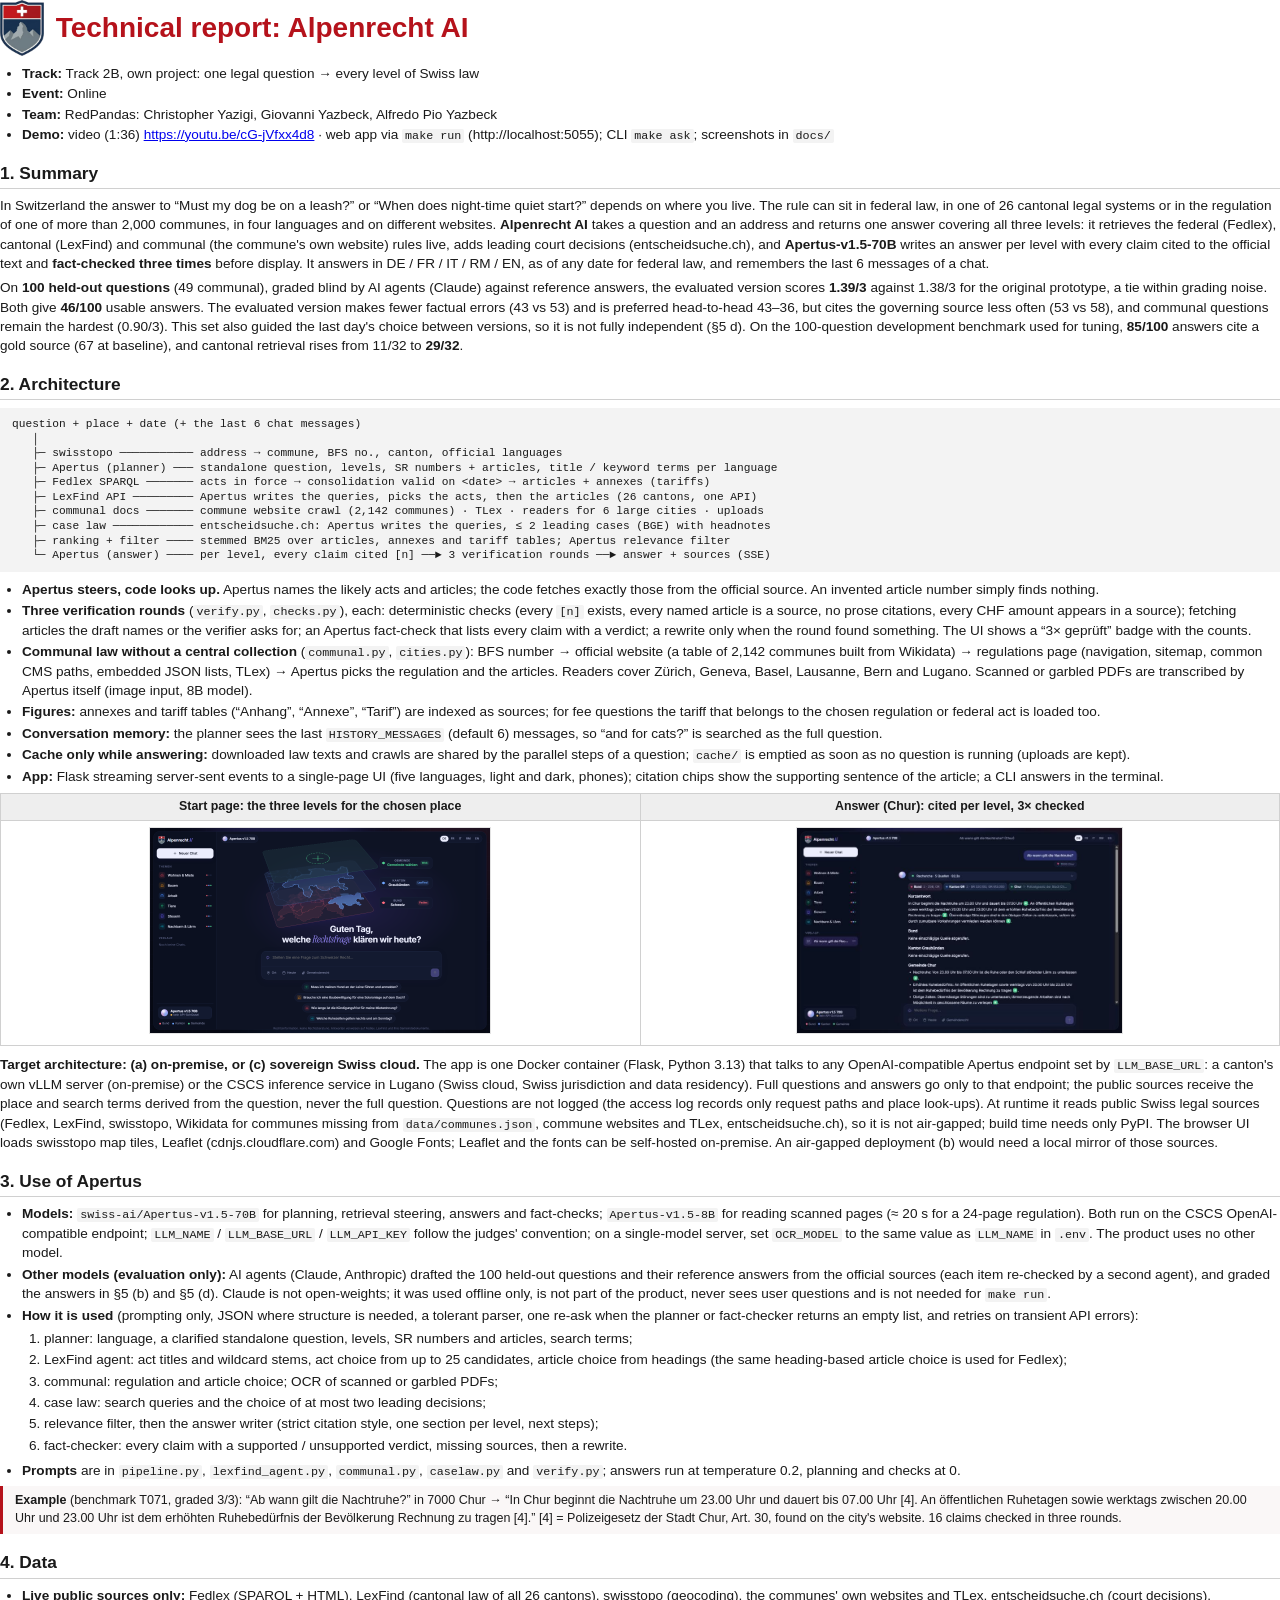
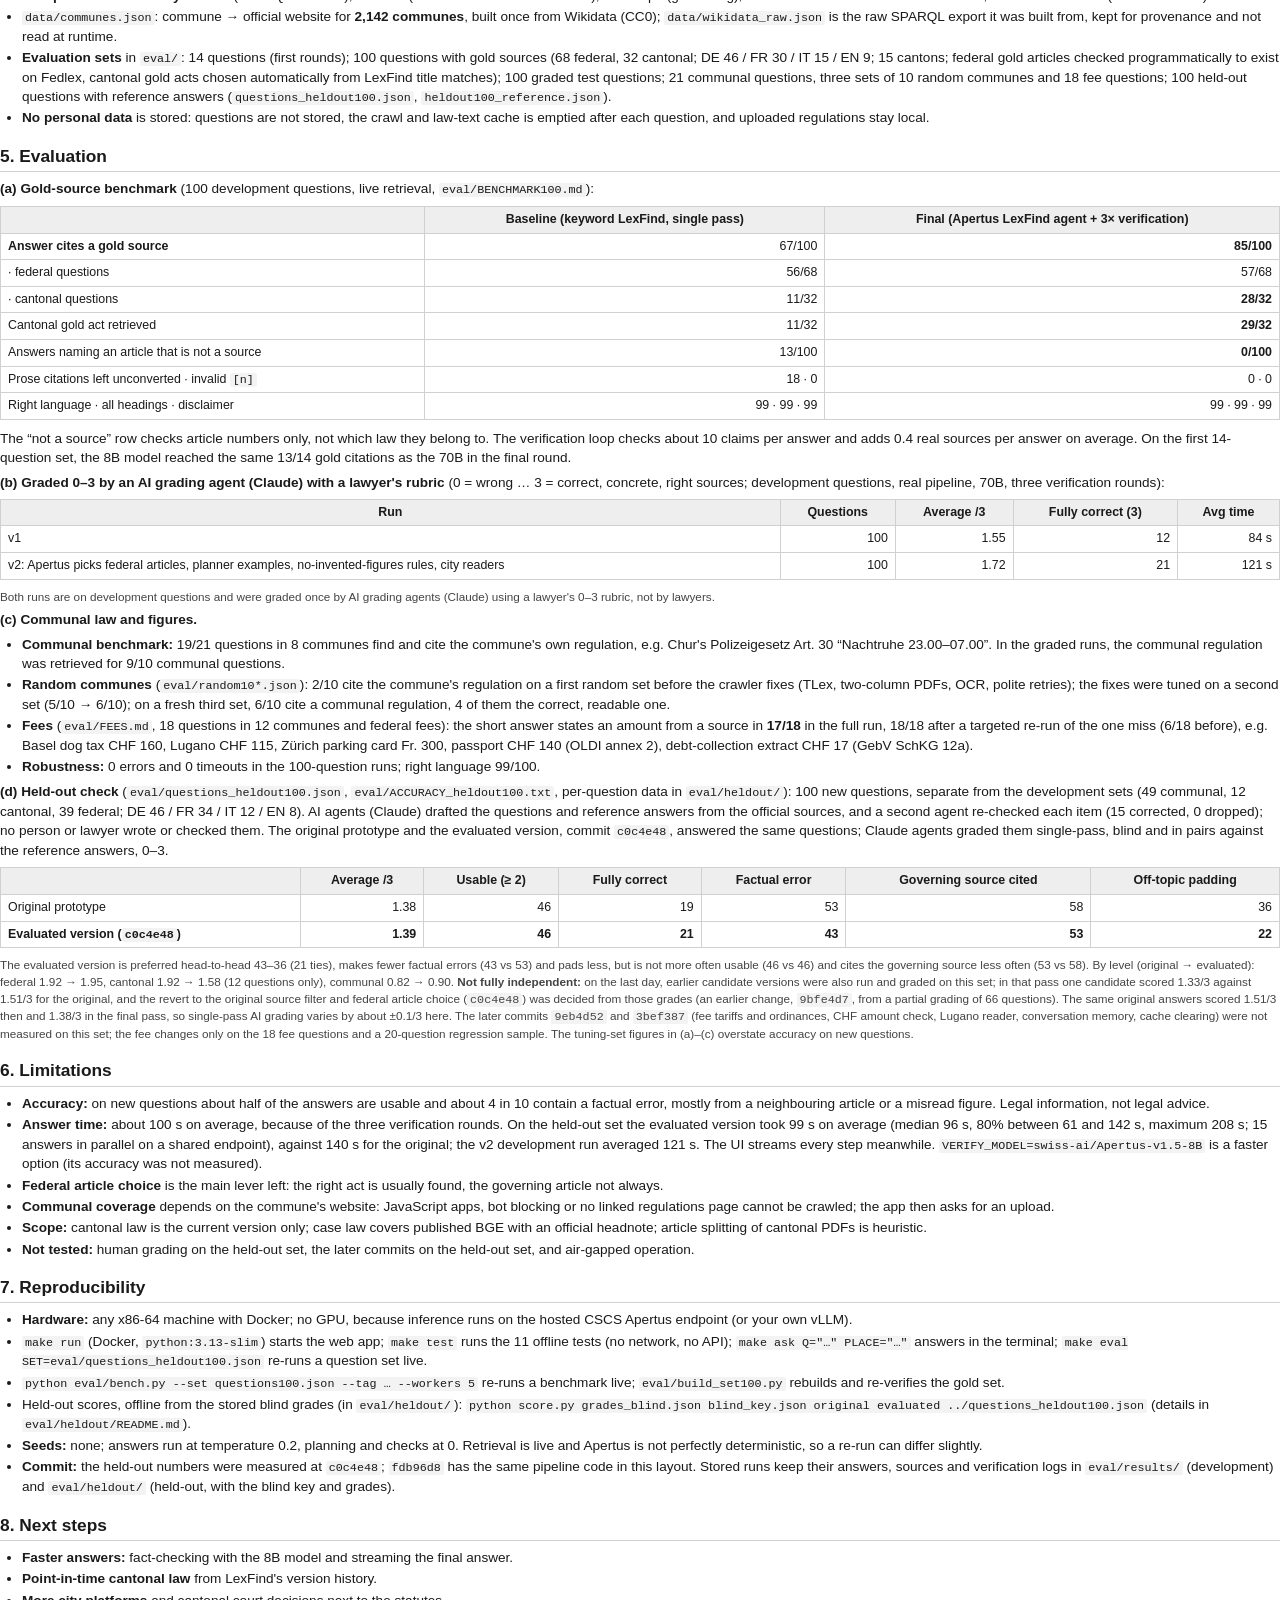
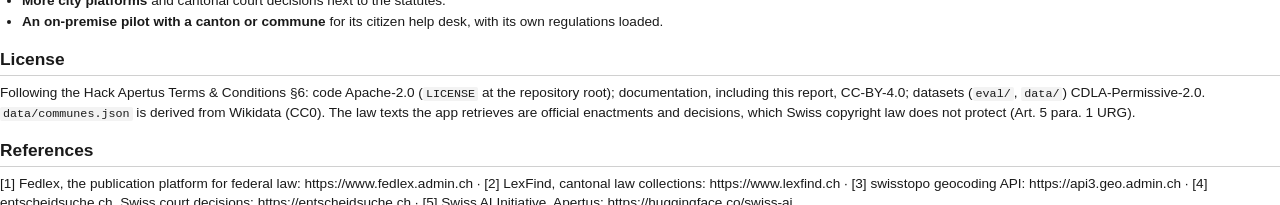
<file: track_2b/tools/report.html>
<!doctype html>
<!-- Source of RedPandas_Report.pdf (in track_2b/). Rebuild from track_2b/ with Edge or Chrome, absolute paths:
     PowerShell: msedge --headless --no-pdf-header-footer --print-to-pdf="$PWD\RedPandas_Report.pdf" "$PWD\tools\report.html"
     cmd:        msedge --headless --no-pdf-header-footer --print-to-pdf="%CD%\RedPandas_Report.pdf" "%CD%\tools\report.html" -->
<html lang="en">
<head>
<meta charset="utf-8">
<title>Technical report: Alpenrecht AI</title>
<style>
  @page { size: A4; margin: 16mm 17mm 16mm 17mm; }
  :root { --red: #b5121b; --rule: #d0d0d0; --code-bg: #f3f3f3; --head-bg: #eeeeee; }
  html { -webkit-print-color-adjust: exact; print-color-adjust: exact; }
  body { font-family: "Segoe UI", "Open Sans", Arial, sans-serif; font-size: 10.2pt; line-height: 1.42; color: #1a1a1a; margin: 0; }
  h1 { color: var(--red); font-size: 21pt; margin: 0 0 8px; display: flex; align-items: center; gap: 12px; }
  h1 img { height: 56px; }
  h2 { font-size: 13pt; margin: 16px 0 7px; padding-bottom: 3px; border-bottom: 1px solid var(--rule); break-after: avoid; }
  p { margin: 5px 0; }
  ul, ol { margin: 4px 0 6px; padding-left: 22px; }
  li { margin: 2px 0; }
  code { font-family: Consolas, "Cascadia Mono", monospace; font-size: 8.8pt; background: var(--code-bg); padding: 0 3px; border-radius: 2px; }
  pre { font-family: Consolas, "Cascadia Mono", monospace; font-size: 8.4pt; line-height: 1.3; background: var(--code-bg);
        padding: 9px 12px; margin: 8px 0; white-space: pre; break-inside: avoid; }
  table { border-collapse: collapse; width: 100%; margin: 7px 0 9px; font-size: 9.3pt; break-inside: avoid; }
  th, td { border: 1px solid var(--rule); padding: 4px 7px; vertical-align: top; text-align: left; }
  th { background: var(--head-bg); font-weight: 600; text-align: center; }
  td.n { text-align: right; font-variant-numeric: tabular-nums; }
  tr.total td { font-weight: 700; }
  table.shots td { text-align: center; padding: 6px; width: 50%; }
  table.shots img { max-width: 100%; max-height: 205px; border: 1px solid #e3e3e3; }
  .meta li { margin: 1px 0; }
  .small { font-size: 8.8pt; color: #444; }
  .keep { break-inside: avoid; }
  blockquote { margin: 6px 0; padding: 6px 12px; border-left: 3px solid var(--red); background: #faf7f7; font-size: 9.4pt; break-inside: avoid; }
</style>
</head>
<body>

<h1><img src="../src/alpenrecht/web/logo.png" alt="">Technical report: Alpenrecht AI</h1>
<ul class="meta">
  <li><b>Track:</b> Track 2B, own project: one legal question → every level of Swiss law</li>
  <li><b>Event:</b> Online</li>
  <li><b>Team:</b> RedPandas: Christopher Yazigi, Giovanni Yazbeck, Alfredo Pio Yazbeck</li>
  <li><b>Demo:</b> video (1:36) <a href="https://youtu.be/cG-jVfxx4d8">https://youtu.be/cG-jVfxx4d8</a> · web app via <code>make run</code> (http://localhost:5055); CLI <code>make ask</code>; screenshots in <code>docs/</code></li>
</ul>

<h2>1. Summary</h2>
<p>In Switzerland the answer to “Must my dog be on a leash?” or “When does night-time quiet start?” depends on where
you live. The rule can sit in federal law, in one of 26 cantonal legal systems or in the regulation of one of more than
2,000 communes, in four languages and on different websites. <b>Alpenrecht AI</b> takes a question and an address and
returns one answer covering all three levels: it retrieves the federal (Fedlex), cantonal (LexFind) and communal (the
commune's own website) rules live, adds leading court decisions (entscheidsuche.ch), and <b>Apertus-v1.5-70B</b> writes
an answer per level with every claim cited to the official text and <b>fact-checked three times</b> before display. It
answers in DE / FR / IT / RM / EN, as of any date for federal law, and remembers the last 6 messages of a chat.</p>
<p>On <b>100 held-out questions</b> (49 communal), graded blind by AI agents (Claude) against reference answers, the
evaluated version scores <b>1.39/3</b> against 1.38/3 for the original prototype, a tie within grading noise. Both give
<b>46/100</b> usable answers. The evaluated version makes fewer factual errors (43 vs 53) and is preferred head-to-head
43–36, but cites the governing source less often (53 vs 58), and communal questions remain the hardest (0.90/3). This
set also guided the last day's choice between versions, so it is not fully independent (§5 d). On the 100-question
development benchmark used for tuning, <b>85/100</b> answers cite a gold source (67 at baseline), and cantonal
retrieval rises from 11/32 to <b>29/32</b>.</p>

<h2>2. Architecture</h2>
<pre>question + place + date (+ the last 6 chat messages)
   │
   ├─ swisstopo ─────────── address → commune, BFS no., canton, official languages
   ├─ Apertus (planner) ─── standalone question, levels, SR numbers + articles, title / keyword terms per language
   ├─ Fedlex SPARQL ─────── acts in force → consolidation valid on &lt;date&gt; → articles + annexes (tariffs)
   ├─ LexFind API ───────── Apertus writes the queries, picks the acts, then the articles (26 cantons, one API)
   ├─ communal docs ─────── commune website crawl (2,142 communes) · TLex · readers for 6 large cities · uploads
   ├─ case law ──────────── entscheidsuche.ch: Apertus writes the queries, ≤ 2 leading cases (BGE) with headnotes
   ├─ ranking + filter ──── stemmed BM25 over articles, annexes and tariff tables; Apertus relevance filter
   └─ Apertus (answer) ──── per level, every claim cited [n] ──► 3 verification rounds ──► answer + sources (SSE)</pre>
<ul>
  <li><b>Apertus steers, code looks up.</b> Apertus names the likely acts and articles; the code fetches exactly those
    from the official source. An invented article number simply finds nothing.</li>
  <li><b>Three verification rounds</b> (<code>verify.py</code>, <code>checks.py</code>), each: deterministic checks
    (every <code>[n]</code> exists, every named article is a source, no prose citations, every CHF amount appears in a
    source); fetching articles the draft names or the verifier asks for; an Apertus fact-check that lists every claim with
    a verdict; a rewrite only when the round found something. The UI shows a “3× geprüft” badge with the counts.</li>
  <li><b>Communal law without a central collection</b> (<code>communal.py</code>, <code>cities.py</code>): BFS number →
    official website (a table of 2,142 communes built from Wikidata) → regulations page (navigation, sitemap, common CMS
    paths, embedded JSON lists, TLex) → Apertus picks the regulation and the articles. Readers cover Zürich, Geneva,
    Basel, Lausanne, Bern and Lugano. Scanned or garbled PDFs are transcribed by Apertus itself (image input, 8B model).</li>
  <li><b>Figures:</b> annexes and tariff tables (“Anhang”, “Annexe”, “Tarif”) are indexed as sources; for fee questions
    the tariff that belongs to the chosen regulation or federal act is loaded too.</li>
  <li><b>Conversation memory:</b> the planner sees the last <code>HISTORY_MESSAGES</code> (default 6) messages, so
    “and for cats?” is searched as the full question.</li>
  <li><b>Cache only while answering:</b> downloaded law texts and crawls are shared by the parallel steps of a question;
    <code>cache/</code> is emptied as soon as no question is running (uploads are kept).</li>
  <li><b>App:</b> Flask streaming server-sent events to a single-page UI (five languages, light and dark, phones);
    citation chips show the supporting sentence of the article; a CLI answers in the terminal.</li>
</ul>

<table class="shots">
  <tr><th>Start page: the three levels for the chosen place</th><th>Answer (Chur): cited per level, 3× checked</th></tr>
  <tr><td><img src="../docs/screenshot_home.png" alt="Alpenrecht start page"></td>
      <td><img src="../docs/screenshot_answer.png" alt="Alpenrecht answer for Chur"></td></tr>
</table>

<p class="keep"><b>Target architecture: (a) on-premise, or (c) sovereign Swiss cloud.</b> The app is one Docker container
(Flask, Python 3.13) that talks to any OpenAI-compatible Apertus endpoint set by <code>LLM_BASE_URL</code>: a canton's own
vLLM server (on-premise) or the CSCS inference service in Lugano (Swiss cloud, Swiss jurisdiction and data residency).
Full questions and answers go only to that endpoint; the public sources receive the place and search terms derived
from the question, never the full question. Questions are not logged (the access log records only request paths and
place look-ups). At runtime it reads public Swiss legal sources (Fedlex, LexFind, swisstopo, Wikidata for communes
missing from <code>data/communes.json</code>, commune websites and TLex, entscheidsuche.ch), so it is not air-gapped;
build time needs only PyPI. The browser UI loads swisstopo map tiles, Leaflet (cdnjs.cloudflare.com) and Google Fonts;
Leaflet and the fonts can be self-hosted on-premise. An air-gapped deployment (b) would need a local mirror of those
sources.</p>

<h2>3. Use of Apertus</h2>
<ul>
  <li><b>Models:</b> <code>swiss-ai/Apertus-v1.5-70B</code> for planning, retrieval steering, answers and
    fact-checks; <code>Apertus-v1.5-8B</code> for reading scanned pages (≈ 20 s for a 24-page regulation). Both run on
    the CSCS OpenAI-compatible endpoint; <code>LLM_NAME</code> / <code>LLM_BASE_URL</code> / <code>LLM_API_KEY</code>
    follow the judges' convention; on a single-model server, set <code>OCR_MODEL</code> to the same value as
    <code>LLM_NAME</code> in <code>.env</code>. The product uses no other model.</li>
  <li><b>Other models (evaluation only):</b> AI agents (Claude, Anthropic) drafted the 100 held-out questions and their
    reference answers from the official sources (each item re-checked by a second agent), and graded the answers in
    §5 (b) and §5 (d). Claude is not open-weights; it was used offline only, is not part of the product, never sees
    user questions and is not needed for <code>make run</code>.</li>
  <li><b>How it is used</b> (prompting only, JSON where structure is needed, a tolerant parser, one re-ask when the
    planner or fact-checker returns an empty list, and retries on transient API errors):
    <ol>
      <li>planner: language, a clarified standalone question, levels, SR numbers and articles, search terms;</li>
      <li>LexFind agent: act titles and wildcard stems, act choice from up to 25 candidates, article choice from headings
        (the same heading-based article choice is used for Fedlex);</li>
      <li>communal: regulation and article choice; OCR of scanned or garbled PDFs;</li>
      <li>case law: search queries and the choice of at most two leading decisions;</li>
      <li>relevance filter, then the answer writer (strict citation style, one section per level, next steps);</li>
      <li>fact-checker: every claim with a supported / unsupported verdict, missing sources, then a rewrite.</li>
    </ol></li>
  <li><b>Prompts</b> are in <code>pipeline.py</code>, <code>lexfind_agent.py</code>, <code>communal.py</code>,
    <code>caselaw.py</code> and <code>verify.py</code>; answers run at temperature 0.2, planning and checks at 0.</li>
</ul>
<blockquote><b>Example</b> (benchmark T071, graded 3/3): “Ab wann gilt die Nachtruhe?” in 7000 Chur → “In Chur beginnt
die Nachtruhe um 23.00 Uhr und dauert bis 07.00 Uhr [4]. An öffentlichen Ruhetagen sowie werktags zwischen 20.00 Uhr und
23.00 Uhr ist dem erhöhten Ruhebedürfnis der Bevölkerung Rechnung zu tragen [4].” [4] = Polizeigesetz der Stadt Chur,
Art. 30, found on the city's website. 16 claims checked in three rounds.</blockquote>

<h2>4. Data</h2>
<ul>
  <li><b>Live public sources only:</b> Fedlex (SPARQL + HTML), LexFind (cantonal law of all 26 cantons), swisstopo
    (geocoding), the communes' own websites and TLex, entscheidsuche.ch (court decisions).</li>
  <li><code>data/communes.json</code>: commune → official website for <b>2,142 communes</b>, built once from Wikidata
    (CC0); <code>data/wikidata_raw.json</code> is the raw SPARQL export it was built from, kept for provenance and not
    read at runtime.</li>
  <li><b>Evaluation sets</b> in <code>eval/</code>: 14 questions (first rounds); 100 questions with gold sources (68
    federal, 32 cantonal; DE 46 / FR 30 / IT 15 / EN 9; 15 cantons; federal gold articles checked programmatically to
    exist on Fedlex, cantonal gold acts chosen automatically from LexFind title matches); 100 graded test questions; 21
    communal questions, three sets of 10 random communes and 18 fee questions; 100 held-out questions with reference answers (<code>questions_heldout100.json</code>,
    <code>heldout100_reference.json</code>).</li>
  <li><b>No personal data</b> is stored: questions are not stored, the crawl and law-text cache is emptied after each
    question, and uploaded regulations stay local.</li>
</ul>

<h2>5. Evaluation</h2>
<div class="keep"><p class="keep"><b>(a) Gold-source benchmark</b> (100 development questions, live retrieval, <code>eval/BENCHMARK100.md</code>):</p>
<table>
  <tr><th></th><th>Baseline (keyword LexFind, single pass)</th><th>Final (Apertus LexFind agent + 3× verification)</th></tr>
  <tr><td><b>Answer cites a gold source</b></td><td class="n">67/100</td><td class="n"><b>85/100</b></td></tr>
  <tr><td>· federal questions</td><td class="n">56/68</td><td class="n">57/68</td></tr>
  <tr><td>· cantonal questions</td><td class="n">11/32</td><td class="n"><b>28/32</b></td></tr>
  <tr><td>Cantonal gold act retrieved</td><td class="n">11/32</td><td class="n"><b>29/32</b></td></tr>
  <tr><td>Answers naming an article that is not a source</td><td class="n">13/100</td><td class="n"><b>0/100</b></td></tr>
  <tr><td>Prose citations left unconverted · invalid <code>[n]</code></td><td class="n">18 · 0</td><td class="n">0 · 0</td></tr>
  <tr><td>Right language · all headings · disclaimer</td><td class="n">99 · 99 · 99</td><td class="n">99 · 99 · 99</td></tr>
</table></div>
<p>The “not a source” row checks article numbers only, not which law they belong to. The verification loop checks
about 10 claims per answer and adds 0.4 real sources per answer on average. On the first 14-question set, the 8B
model reached the same 13/14 gold citations as the 70B in the final round.</p>

<div class="keep"><p class="keep"><b>(b) Graded 0–3 by an AI grading agent (Claude) with a lawyer's rubric</b> (0 = wrong … 3 =
correct, concrete, right sources; development questions, real pipeline, 70B, three verification rounds):</p>
<table>
  <tr><th>Run</th><th>Questions</th><th>Average /3</th><th>Fully correct (3)</th><th>Avg time</th></tr>
  <tr><td>v1</td><td class="n">100</td><td class="n">1.55</td><td class="n">12</td><td class="n">84 s</td></tr>
  <tr><td>v2: Apertus picks federal articles, planner examples, no-invented-figures rules, city readers</td><td class="n">100</td><td class="n">1.72</td><td class="n">21</td><td class="n">121 s</td></tr>
</table></div>
<p class="small">Both runs are on development questions and were graded once by AI grading agents (Claude) using a
lawyer's 0–3 rubric, not by lawyers.</p>

<p class="keep"><b>(c) Communal law and figures.</b></p>
<ul>
  <li><b>Communal benchmark:</b> 19/21 questions in 8 communes find and cite the commune's own regulation, e.g.
    Chur's Polizeigesetz Art. 30 “Nachtruhe 23.00–07.00”. In the graded runs, the communal regulation was retrieved
    for 9/10 communal questions.</li>
  <li><b>Random communes</b> (<code>eval/random10*.json</code>): 2/10 cite the commune's regulation on a first random
    set before the crawler fixes (TLex, two-column PDFs, OCR, polite retries); the fixes were tuned on a second set
    (5/10 → 6/10); on a fresh third set, 6/10 cite a communal regulation, 4 of them the correct, readable one.</li>
  <li><b>Fees</b> (<code>eval/FEES.md</code>, 18 questions in 12 communes and federal fees): the short answer states an
    amount from a source in <b>17/18</b> in the full run, 18/18 after a targeted re-run of the one miss (6/18 before), e.g. Basel dog tax CHF 160, Lugano CHF 115, Zürich parking card
    Fr. 300, passport CHF 140 (OLDI annex 2), debt-collection extract CHF 17 (GebV SchKG 12a).</li>
  <li><b>Robustness:</b> 0 errors and 0 timeouts in the 100-question runs; right language 99/100.</li>
</ul>

<div class="keep"><p class="keep"><b>(d) Held-out check</b> (<code>eval/questions_heldout100.json</code>,
<code>eval/ACCURACY_heldout100.txt</code>, per-question data in <code>eval/heldout/</code>): 100 new questions, separate
from the development sets (49 communal, 12 cantonal, 39 federal; DE 46 / FR 34 / IT 12 / EN 8). AI agents (Claude)
drafted the questions and reference answers from the official sources, and a second agent re-checked each item (15
corrected, 0 dropped); no person or lawyer wrote or checked them. The original prototype and the evaluated version,
commit <code>c0c4e48</code>, answered the same questions; Claude agents graded them single-pass, blind and in pairs
against the reference answers, 0–3.</p>
<table>
  <tr><th></th><th>Average /3</th><th>Usable (≥ 2)</th><th>Fully correct</th><th>Factual error</th><th>Governing source cited</th><th>Off-topic padding</th></tr>
  <tr><td>Original prototype</td><td class="n">1.38</td><td class="n">46</td><td class="n">19</td><td class="n">53</td><td class="n">58</td><td class="n">36</td></tr>
  <tr class="total"><td>Evaluated version (<code>c0c4e48</code>)</td><td class="n">1.39</td><td class="n">46</td><td class="n">21</td><td class="n">43</td><td class="n">53</td><td class="n">22</td></tr>
</table></div>
<p class="small">The evaluated version is preferred head-to-head 43–36 (21 ties), makes fewer factual errors (43 vs 53)
and pads less, but is not more often usable (46 vs 46) and cites the governing source less often (53 vs 58). By level
(original → evaluated): federal 1.92 → 1.95, cantonal 1.92 → 1.58 (12 questions only), communal 0.82 → 0.90.
<b>Not fully independent:</b> on the last day, earlier candidate versions were also run and graded on this set; in that
pass one candidate scored 1.33/3 against 1.51/3 for the original, and the revert to the original source filter and
federal article choice (<code>c0c4e48</code>) was decided from those grades (an earlier change, <code>9bfe4d7</code>,
from a partial grading of 66 questions). The same original answers scored 1.51/3 then and 1.38/3 in the final pass, so
single-pass AI grading varies by about ±0.1/3 here. The later commits <code>9eb4d52</code> and <code>3bef387</code>
(fee tariffs and ordinances, CHF amount check, Lugano reader, conversation memory, cache clearing) were not measured
on this set; the fee changes only on the 18 fee questions and a 20-question regression sample. The tuning-set figures in (a)–(c) overstate accuracy on new
questions.</p>

<h2>6. Limitations</h2>
<ul>
  <li><b>Accuracy:</b> on new questions about half of the answers are usable and about 4 in 10 contain a factual error,
    mostly from a neighbouring article or a misread figure. Legal information, not legal advice.</li>
  <li><b>Answer time:</b> about 100 s on average, because of the three verification rounds. On the held-out set the
    evaluated version took 99 s on average (median 96 s, 80% between 61 and 142 s, maximum 208 s; 15 answers in parallel
    on a shared endpoint), against 140 s for the original; the v2 development run averaged 121 s. The UI streams every
    step meanwhile. <code>VERIFY_MODEL=swiss-ai/Apertus-v1.5-8B</code> is a faster option (its accuracy was not
    measured).</li>
  <li><b>Federal article choice</b> is the main lever left: the right act is usually found, the governing article not
    always.</li>
  <li><b>Communal coverage</b> depends on the commune's website: JavaScript apps, bot blocking or no linked regulations
    page cannot be crawled; the app then asks for an upload.</li>
  <li><b>Scope:</b> cantonal law is the current version only; case law covers published BGE with an official headnote;
    article splitting of cantonal PDFs is heuristic.</li>
  <li><b>Not tested:</b> human grading on the held-out set, the later commits on the held-out set, and air-gapped
    operation.</li>
</ul>

<h2>7. Reproducibility</h2>
<ul>
  <li><b>Hardware:</b> any x86-64 machine with Docker; no GPU, because inference runs on the hosted CSCS Apertus
    endpoint (or your own vLLM).</li>
  <li><code>make run</code> (Docker, <code>python:3.13-slim</code>) starts the web app; <code>make test</code> runs the
    11 offline tests (no network, no API); <code>make ask Q="…" PLACE="…"</code> answers in the terminal;
    <code>make eval SET=eval/questions_heldout100.json</code> re-runs a question set live.</li>
  <li><code>python eval/bench.py --set questions100.json --tag … --workers 5</code> re-runs a benchmark live;
    <code>eval/build_set100.py</code> rebuilds and re-verifies the gold set.</li>
  <li>Held-out scores, offline from the stored blind grades (in <code>eval/heldout/</code>): <code>python score.py
    grades_blind.json blind_key.json original evaluated ../questions_heldout100.json</code> (details in
    <code>eval/heldout/README.md</code>).</li>
  <li><b>Seeds:</b> none; answers run at temperature 0.2, planning and checks at 0. Retrieval is live and Apertus is not
    perfectly deterministic, so a re-run can differ slightly.</li>
  <li><b>Commit:</b> the held-out numbers were measured at <code>c0c4e48</code>; <code>fdb96d8</code> has the same
    pipeline code in this layout. Stored runs keep their answers, sources and verification logs in
    <code>eval/results/</code> (development) and <code>eval/heldout/</code> (held-out, with the blind key and grades).</li>
</ul>

<h2>8. Next steps</h2>
<ul>
  <li><b>Faster answers:</b> fact-checking with the 8B model and streaming the final answer.</li>
  <li><b>Point-in-time cantonal law</b> from LexFind's version history.</li>
  <li><b>More city platforms</b> and cantonal court decisions next to the statutes.</li>
  <li><b>An on-premise pilot with a canton or commune</b> for its citizen help desk, with its own regulations loaded.</li>
</ul>

<h2>License</h2>
<p>Following the Hack Apertus Terms &amp; Conditions §6: code Apache-2.0 (<code>LICENSE</code> at the repository root);
documentation, including this report, CC-BY-4.0; datasets (<code>eval/</code>, <code>data/</code>) CDLA-Permissive-2.0.
<code>data/communes.json</code> is derived from Wikidata (CC0). The law texts the app retrieves are official enactments
and decisions, which Swiss copyright law does not protect (Art. 5 para. 1 URG).</p>

<h2>References</h2>
<p>[1] Fedlex, the publication platform for federal law: https://www.fedlex.admin.ch · [2] LexFind, cantonal law
collections: https://www.lexfind.ch · [3] swisstopo geocoding API: https://api3.geo.admin.ch · [4] entscheidsuche.ch,
Swiss court decisions: https://entscheidsuche.ch · [5] Swiss AI Initiative, Apertus: https://huggingface.co/swiss-ai</p>

</body>
</html>
</file>
